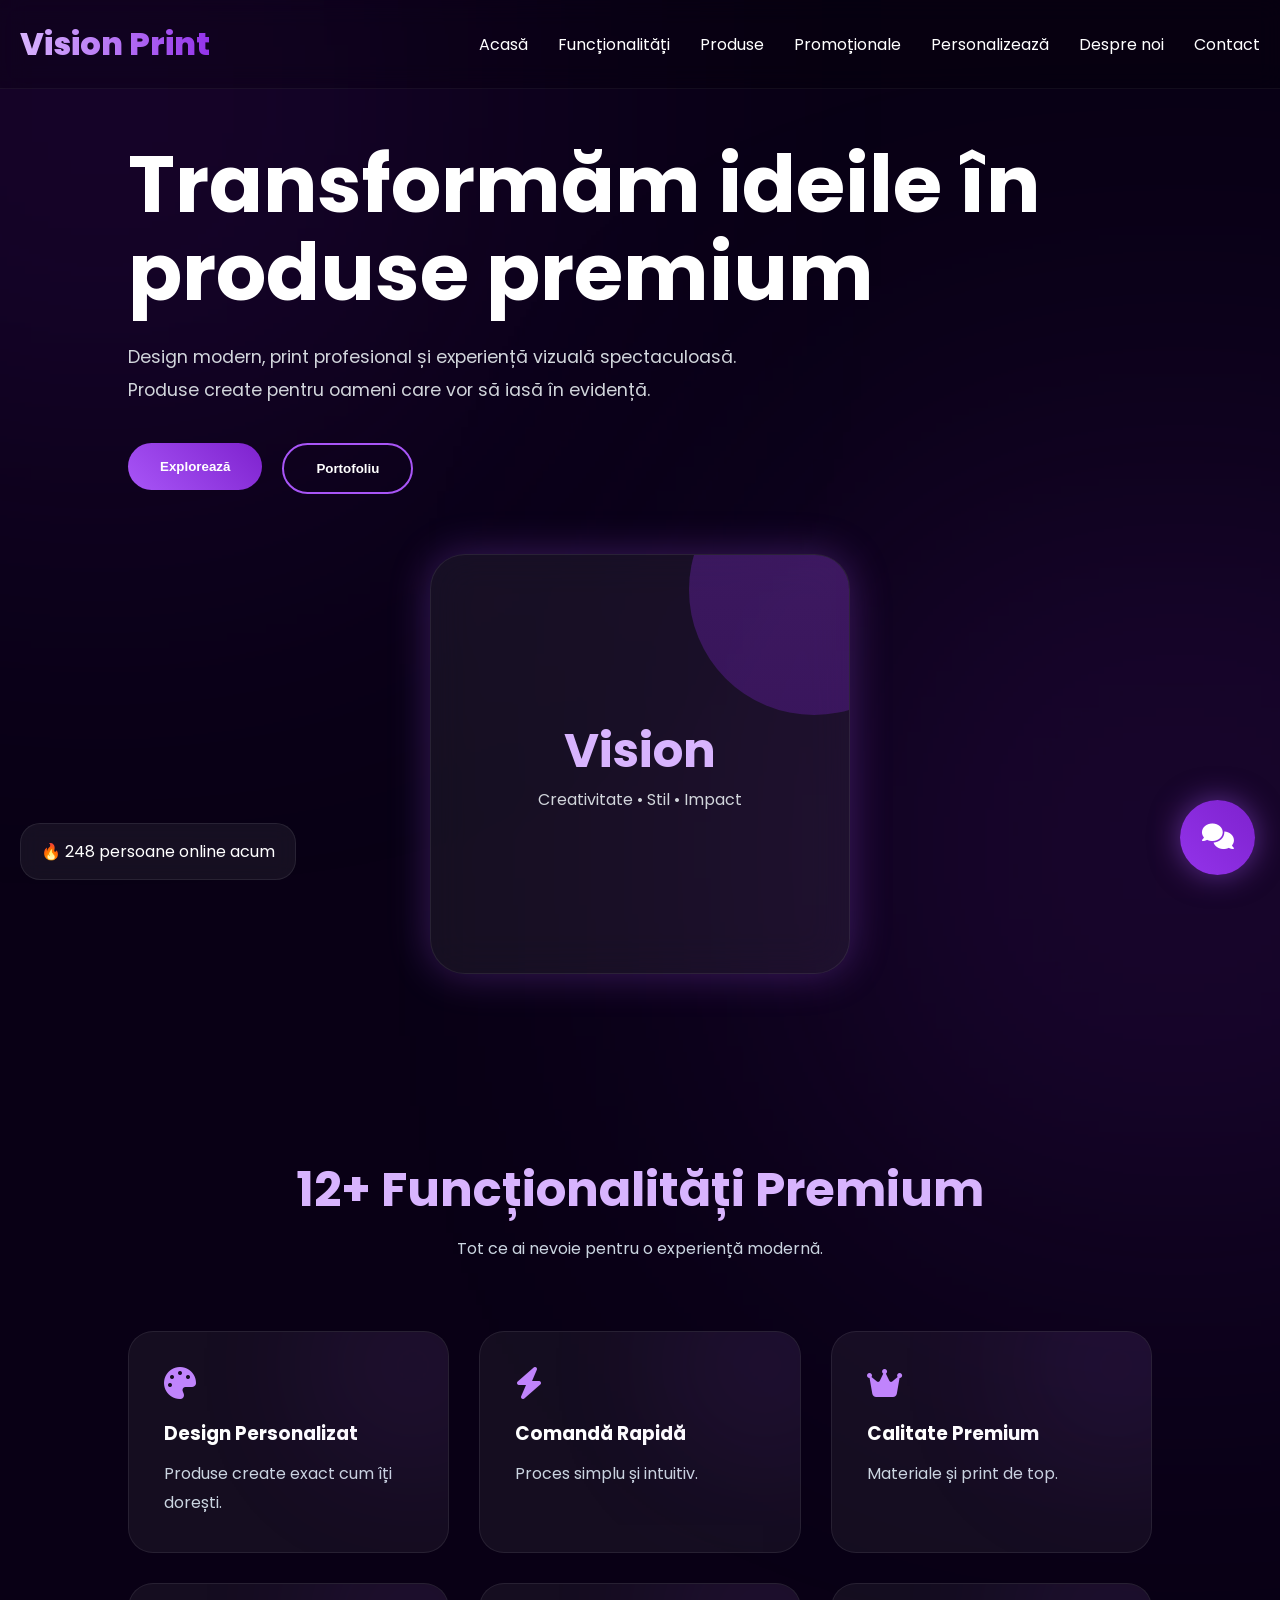
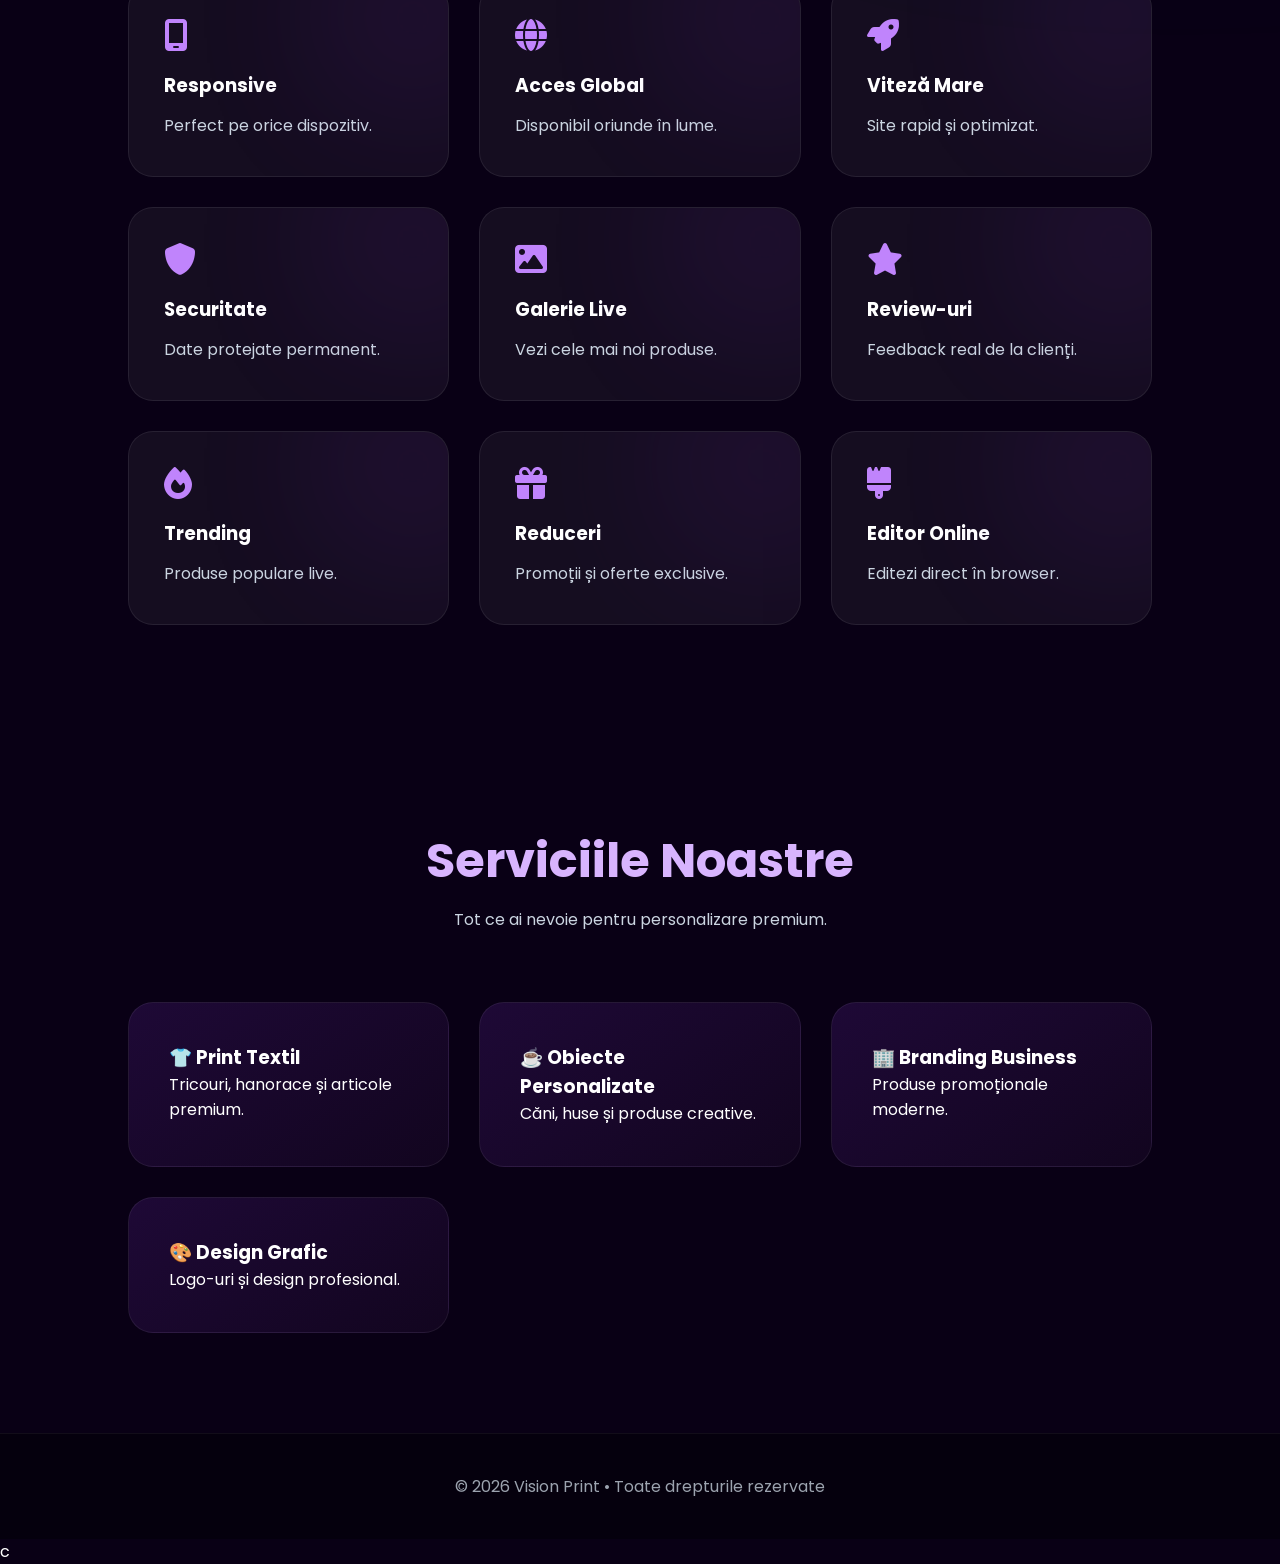
<file: index.html>
<!DOCTYPE html>
<html lang="ro">
<head>
<meta charset="UTF-8">
<meta name="viewport" content="width=device-width, initial-scale=1.0">

<title>Vision Print</title>

<link href="https://fonts.googleapis.com/css2?family=Poppins:wght@300;400;500;600;700;800&display=swap" rel="stylesheet">

<link rel="stylesheet" href="https://cdnjs.cloudflare.com/ajax/libs/font-awesome/6.5.1/css/all.min.css">

<style>

*{
    margin:0;
    padding:0;
    box-sizing:border-box;
    scroll-behavior:smooth;
}

body{
    font-family:'Poppins',sans-serif;
    background:#090015;
    color:white;
    overflow-x:hidden;
}

/* BACKGROUND */

body::before{
    content:'';
    position:fixed;
    width:600px;
    height:600px;
    background:#7e22ce;
    filter:blur(220px);
    top:-200px;
    left:-200px;
    opacity:.2;
    z-index:-1;
}

body::after{
    content:'';
    position:fixed;
    width:600px;
    height:600px;
    background:#9333ea;
    filter:blur(220px);
    bottom:-250px;
    right:-200px;
    opacity:.2;
    z-index:-1;
}

/* SCROLLBAR */

::-webkit-scrollbar{
    width:10px;
}

::-webkit-scrollbar-thumb{
    background:linear-gradient(#9333ea,#7e22ce);
    border-radius:20px;
}

/* NAVBAR */

header{
    position:fixed;
    top:0;
    width:100%;
    z-index:1000;
    background:rgba(0,0,0,.2);
    backdrop-filter:blur(12px);
    border-bottom:1px solid rgba(255,255,255,.05);
}

.navbar{
    max-width:1400px;
    margin:auto;
    padding:20px;
    display:flex;
    justify-content:space-between;
    align-items:center;
}

.logo{
    font-size:2rem;
    font-weight:800;
    background:linear-gradient(to right,#d8b4fe,#9333ea);
    -webkit-background-clip:text;
    -webkit-text-fill-color:transparent;
    background-clip: text;
}

.nav-links{
    display:flex;
    list-style:none;
    gap:30px;
}

.nav-links a{
    color:white;
    text-decoration:none;
    position:relative;
    transition:.3s;
}

.nav-links a::after{
    content:'';
    position:absolute;
    width:0%;
    height:2px;
    background:#c084fc;
    left:0;
    bottom:-6px;
    transition:.3s;
}

.nav-links a:hover::after{
    width:100%;
}

.nav-btn{
    padding:12px 24px;
    border:none;
    border-radius:40px;
    background:linear-gradient(45deg,#9333ea,#7e22ce);
    color:white;
    cursor:pointer;
    transition:.4s;
    font-weight:600;
}

.nav-btn:hover{
    transform:translateY(-4px);
}

/* HERO */

.hero{
    min-height:100vh;
    display:flex;
    align-items:center;
    justify-content:space-between;
    gap:60px;
    padding:140px 10% 80px;
    flex-wrap:wrap;
}

.hero-left{
    flex:1;
}

.hero-left h1{
    font-size:5rem;
    line-height:1.1;
    margin-bottom:25px;
}

.hero-left p{
    color:#d1d5db;
    font-size:1.1rem;
    line-height:1.9;
    margin-bottom:35px;
    max-width:650px;
}

.hero-buttons{
    display:flex;
    gap:20px;
    flex-wrap:wrap;
}

.primary-btn,
.secondary-btn{
    padding:16px 32px;
    border:none;
    border-radius:40px;
    cursor:pointer;
    font-weight:600;
    transition:.4s;
}

.primary-btn{
    background:linear-gradient(45deg,#a855f7,#7e22ce);
    color:white;
}

.secondary-btn{
    background:transparent;
    border:2px solid #a855f7;
    color:white;
}

.primary-btn:hover,
.secondary-btn:hover{
    transform:translateY(-5px);
}

/* HERO CARD */

.hero-right{
    flex:1;
    display:flex;
    justify-content:center;
}

.glass-card{
    width:420px;
    height:420px;
    background:rgba(255,255,255,.06);
    border-radius:35px;
    border:1px solid rgba(255,255,255,.08);
    backdrop-filter:blur(20px);
    display:flex;
    justify-content:center;
    align-items:center;
    flex-direction:column;
    position:relative;
    overflow:hidden;
    animation:float 4s ease-in-out infinite;
    box-shadow:0 0 40px rgba(168,85,247,.3);
}

.glass-card::before{
    content:'';
    position:absolute;
    width:250px;
    height:250px;
    background:linear-gradient(#9333ea,#7e22ce);
    border-radius:50%;
    top:-90px;
    right:-90px;
    opacity:.3;
}

.glass-card h2{
    font-size:3rem;
    color:#d8b4fe;
    z-index:2;
}

.glass-card p{
    z-index:2;
    color:#d1d5db;
}

@keyframes float{
    0%{transform:translateY(0);}
    50%{transform:translateY(-15px);}
    100%{transform:translateY(0);}
}

/* SECTION */

section{
    padding:100px 10%;
}

.section-title{
    text-align:center;
    margin-bottom:70px;
}

.section-title h2{
    font-size:3rem;
    color:#d8b4fe;
    margin-bottom:10px;
}

.section-title p{
    color:#cbd5e1;
}

/* FEATURES */

.feature-grid{
    display:grid;
    grid-template-columns:repeat(auto-fit,minmax(250px,1fr));
    gap:30px;
}

.feature-card{
    background:rgba(255,255,255,.05);
    padding:35px;
    border-radius:25px;
    border:1px solid rgba(255,255,255,.08);
    transition:.4s;
    position:relative;
    overflow:hidden;
}

.feature-card::before{
    content:'';
    position:absolute;
    width:150px;
    height:150px;
    background:linear-gradient(#9333ea,#7e22ce);
    filter:blur(80px);
    top:-40px;
    right:-40px;
    opacity:.15;
}

.feature-card:hover{
    transform:translateY(-10px);
    box-shadow:0 0 25px rgba(168,85,247,.4);
}

.feature-card i{
    font-size:2rem;
    color:#c084fc;
    margin-bottom:20px;
}

.feature-card h3{
    margin-bottom:12px;
}

.feature-card p{
    color:#cbd5e1;
    line-height:1.8;
}

/* SERVICES */

.services-container{
    display:grid;
    grid-template-columns:repeat(auto-fit,minmax(260px,1fr));
    gap:30px;
}

.service-box{
    background:linear-gradient(145deg,#1e0936,#12051f);
    padding:40px;
    border-radius:25px;
    transition:.4s;
    border:1px solid rgba(255,255,255,.07);
}

.service-box:hover{
    transform:scale(1.05);
}


/* TESTIMONIALS */

.testimonials{
    display:grid;
    grid-template-columns:repeat(auto-fit,minmax(300px,1fr));
    gap:30px;
}

.testimonial{
    background:rgba(255,255,255,.05);
    border-radius:25px;
    padding:30px;
    border:1px solid rgba(255,255,255,.08);
}

.testimonial img{
    width:70px;
    height:70px;
    border-radius:50%;
    margin-bottom:15px;
}

/* CONTACT */

.contact-form{
    max-width:700px;
    margin:auto;
    display:flex;
    flex-direction:column;
    gap:20px;
}

.contact-form input,
.contact-form textarea{
    padding:18px;
    border:none;
    border-radius:18px;
    background:#140021;
    color:white;
    border:1px solid rgba(255,255,255,.08);
}

.contact-form textarea{
    height:180px;
}

.contact-form button{
    padding:18px;
    border:none;
    border-radius:18px;
    background:linear-gradient(45deg,#9333ea,#7e22ce);
    color:white;
    cursor:pointer;
    font-weight:600;
}

/* FOOTER */

footer{
    padding:40px;
    text-align:center;
    background:#05000d;
    color:#9ca3af;
    border-top:1px solid rgba(255,255,255,.05);
}

/* CHAT */

.chat-btn{
    position:fixed;
    bottom:25px;
    right:25px;
    width:75px;
    height:75px;
    border:none;
    border-radius:50%;
    background:linear-gradient(45deg,#9333ea,#7e22ce);
    color:white;
    font-size:1.6rem;
    cursor:pointer;
    z-index:999;
    box-shadow:0 0 30px rgba(168,85,247,.5);
    animation:pulse 2s infinite;
}

@keyframes pulse{
    0%{transform:scale(1);}
    50%{transform:scale(1.08);}
    100%{transform:scale(1);}
}

.chat-window{
    position:fixed;
    bottom:120px;
    right:25px;
    width:350px;
    background:#140021;
    border-radius:25px;
    overflow:hidden;
    border:1px solid rgba(255,255,255,.08);
    display:none;
    z-index:999;
    animation:show .3s ease;
}

@keyframes show{
    from{
        transform:translateY(20px);
        opacity:0;
    }
    to{
        transform:translateY(0);
        opacity:1;
    }
}

.chat-header{
    background:linear-gradient(45deg,#9333ea,#7e22ce);
    padding:20px;
    font-weight:600;
}

.chat-body{
    padding:20px;
    max-height:300px;
    overflow-y:auto;
}

.message{
    background:rgba(255,255,255,.06);
    padding:12px 15px;
    border-radius:15px;
    margin-bottom:12px;
    line-height:1.6;
}

.chat-input{
    display:flex;
    border-top:1px solid rgba(255,255,255,.05);
}

.chat-input input{
    flex:1;
    padding:15px;
    border:none;
    background:#1b002c;
    color:white;
}

.chat-input button{
    width:70px;
    border:none;
    background:#9333ea;
    color:white;
    cursor:pointer;
}

/* LIVE BADGE */

.live-badge{
    position:fixed;
    left:20px;
    bottom:20px;
    background:rgba(255,255,255,.06);
    padding:15px 20px;
    border-radius:20px;
    border:1px solid rgba(255,255,255,.08);
    backdrop-filter:blur(10px);
    z-index:999;
}

/* RESPONSIVE */

@media(max-width:900px){

    .hero{
        flex-direction:column;
        text-align:center;
    }

    .hero-left h1{
        font-size:3.2rem;
    }

    .hero-buttons{
        justify-content:center;
    }

    .nav-links{
        display:none;
    }

    .glass-card{
        width:320px;
        height:320px;
    }

}

</style>
</head>

<body>

<!-- LIVE BADGE -->

<div class="live-badge">
🔥 248 persoane online acum
</div>

<!-- NAVBAR -->

<header>

<nav class="navbar">

<div class="logo">
Vision Print
</div>

<ul class="nav-links">
<li><a href="#home">Acasă</a></li>
<li><a href="#features">Funcționalități</a></li>
<li><a href="produse.html">Produse</a></li>
<li><a href="promotionale.html">Promoționale</a></li>
<li><a href="custom.html">Personalizează</a></li>
<li><a href="desprenoi.html">Despre noi</a></li>
<li><a href="contact.html">Contact</a></li>
</ul>



</nav>

</header>

<!-- HERO -->

<section class="hero" id="home">

<div class="hero-left">

<h1>
Transformăm ideile în produse premium
</h1>

<p>
Design modern, print profesional și experiență vizuală spectaculoasă.
Produse create pentru oameni care vor să iasă în evidență.
</p>

<div class="hero-buttons">

<a href="explore.html">
  <button class="primary-btn">
    Explorează
  </button>
</a>

<a href="portofolio.html">
<button class="secondary-btn">
Portofoliu
</button>
</a>

</div>

</div>

<div class="hero-right">

<div class="glass-card">

<h2>Vision</h2>

<p>Creativitate • Stil • Impact</p>

</div>

</div>

</section>

<!-- FEATURES -->

<section id="features">

<div class="section-title">

<h2>12+ Funcționalități Premium</h2>

<p>
Tot ce ai nevoie pentru o experiență modernă.
</p>

</div>

<div class="feature-grid">

<div class="feature-card">
<i class="fas fa-palette"></i>
<h3>Design Personalizat</h3>
<p>Produse create exact cum îți dorești.</p>
</div>

<div class="feature-card">
<i class="fas fa-bolt"></i>
<h3>Comandă Rapidă</h3>
<p>Proces simplu și intuitiv.</p>
</div>

<div class="feature-card">
<i class="fas fa-crown"></i>
<h3>Calitate Premium</h3>
<p>Materiale și print de top.</p>
</div>

<div class="feature-card">
<i class="fas fa-mobile-screen"></i>
<h3>Responsive</h3>
<p>Perfect pe orice dispozitiv.</p>
</div>

<div class="feature-card">
<i class="fas fa-globe"></i>
<h3>Acces Global</h3>
<p>Disponibil oriunde în lume.</p>
</div>

<div class="feature-card">
<i class="fas fa-rocket"></i>
<h3>Viteză Mare</h3>
<p>Site rapid și optimizat.</p>
</div>

<div class="feature-card">
<i class="fas fa-shield"></i>
<h3>Securitate</h3>
<p>Date protejate permanent.</p>
</div>

<div class="feature-card">
<i class="fas fa-image"></i>
<h3>Galerie Live</h3>
<p>Vezi cele mai noi produse.</p>
</div>

<div class="feature-card">
<i class="fas fa-star"></i>
<h3>Review-uri</h3>
<p>Feedback real de la clienți.</p>
</div>

<div class="feature-card">
<i class="fas fa-fire"></i>
<h3>Trending</h3>
<p>Produse populare live.</p>
</div>

<div class="feature-card">
<i class="fas fa-gift"></i>
<h3>Reduceri</h3>
<p>Promoții și oferte exclusive.</p>
</div>

<div class="feature-card">
<i class="fas fa-brush"></i>
<h3>Editor Online</h3>
<p>Editezi direct în browser.</p>
</div>


</div>

</section>

<!-- SERVICES -->

<section id="services">

<div class="section-title">

<h2>Serviciile Noastre</h2>

<p>
Tot ce ai nevoie pentru personalizare premium.
</p>

</div>

<div class="services-container">

<div class="service-box">
<h3>👕 Print Textil</h3>
<p>Tricouri, hanorace și articole premium.</p>
</div>

<div class="service-box">
<h3>☕ Obiecte Personalizate</h3>
<p>Căni, huse și produse creative.</p>
</div>

<div class="service-box">
<h3>🏢 Branding Business</h3>
<p>Produse promoționale moderne.</p>
</div>

<div class="service-box">
<h3>🎨 Design Grafic</h3>
<p>Logo-uri și design profesional.</p>
</div>

</div>

</section>



<!-- FOOTER -->

<footer>

<p>
© 2026 Vision Print • Toate drepturile rezervate
</p>

</footer>

<!-- CHAT -->

<button class="chat-btn" onclick="toggleChat()">
<i class="fas fa-comments"></i>
</button>

<div class="chat-window" id="chatWindow">

<div class="chat-header">
Vision Assistant ✨
</div>

<div class="chat-body" id="chatBody">

<div class="message">
Salut 👋 Cu ce te pot ajuta astăzi?
</div>

</div>

<div class="chat-input">

<input type="text" id="userInput" placeholder="Scrie un mesaj...">

<button onclick="sendMessage()">
<i class="fas fa-paper-plane"></i>
</button>

</div>

</div>
c

</body>
</html>
</file>
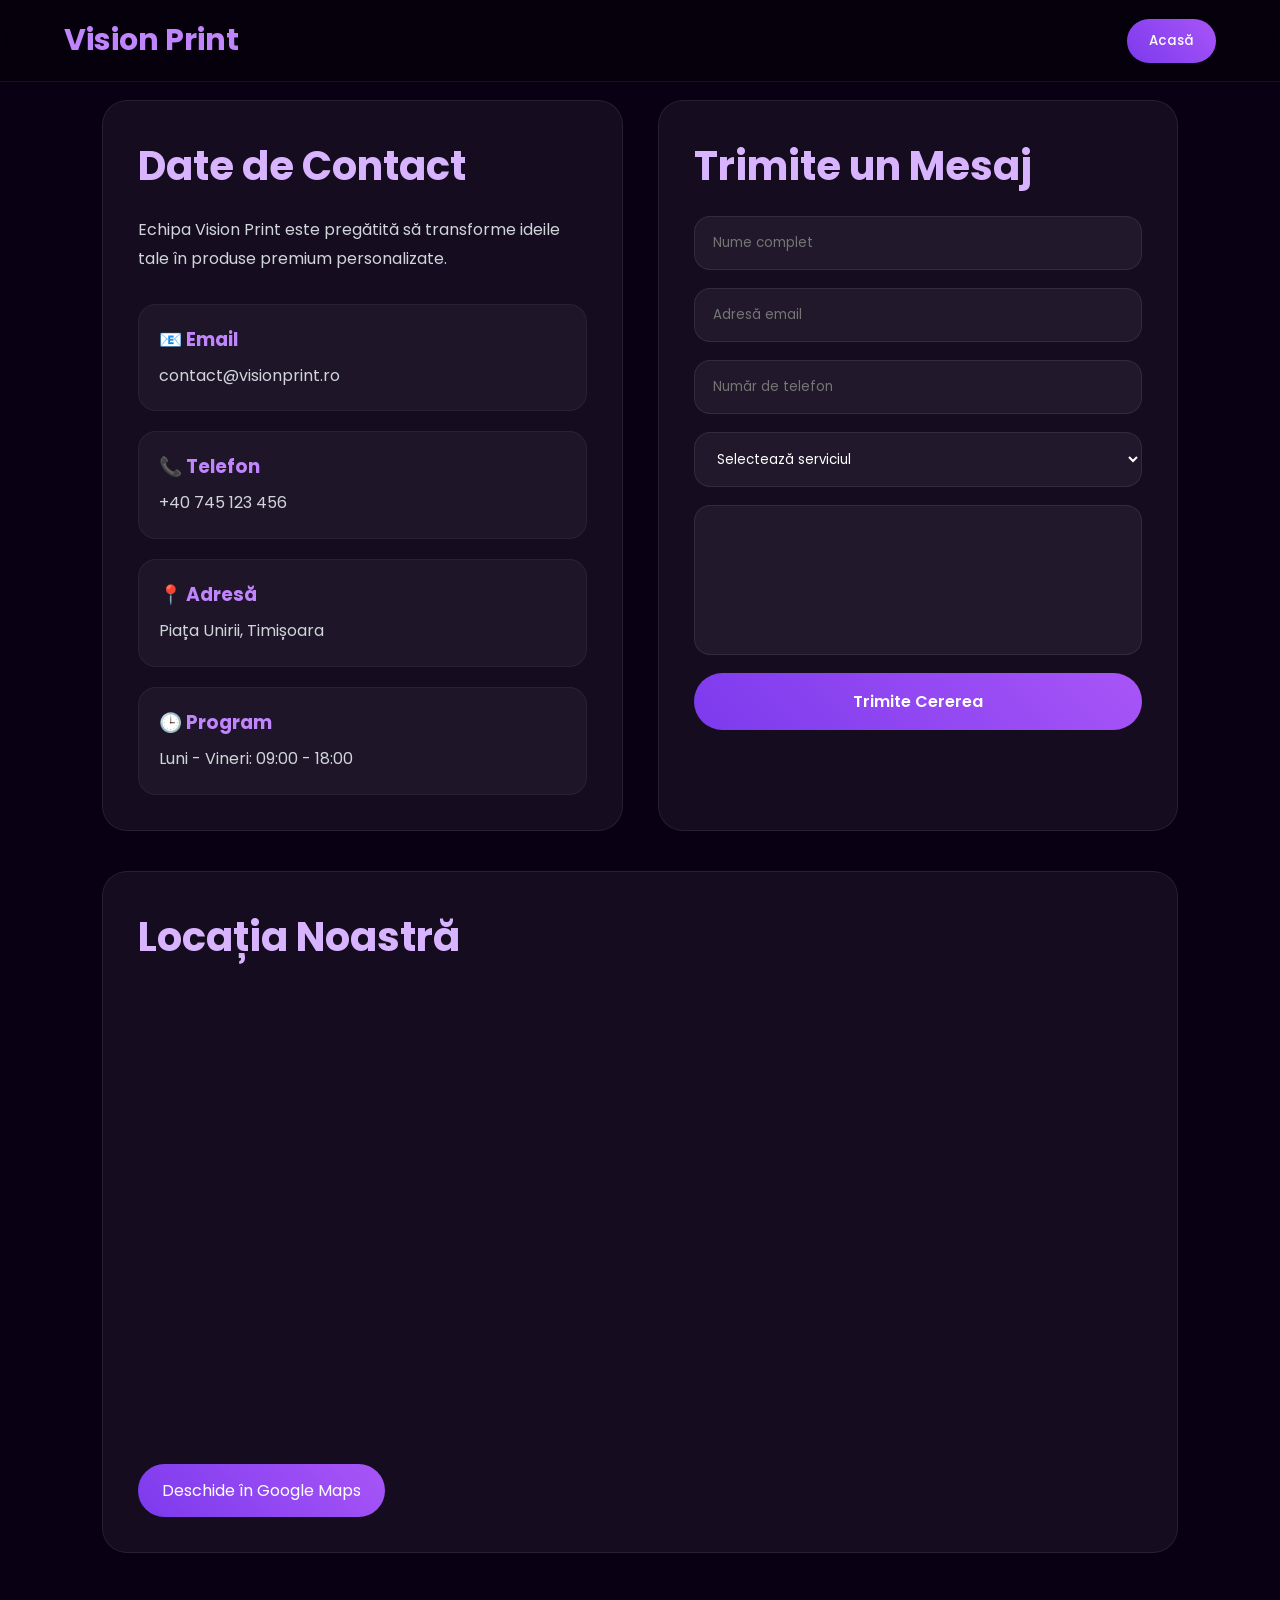
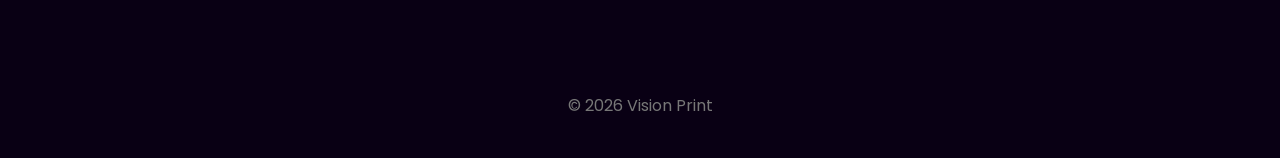
<file: contact.html>
<!DOCTYPE html>
<html lang="ro">
<head>
<meta charset="UTF-8">
<meta name="viewport" content="width=device-width, initial-scale=1.0">

<title>Vision Print | Contact</title>

<link href="https://fonts.googleapis.com/css2?family=Poppins:wght@300;400;500;600;700&display=swap" rel="stylesheet">

<style>

*{
    margin:0;
    padding:0;
    box-sizing:border-box;
    font-family:'Poppins',sans-serif;
}

html{
    scroll-behavior:smooth;
}

body{
    background:#090014;
    color:white;
    overflow-x:hidden;
}

/* NAVBAR */

header{
    position:fixed;
    top:0;
    left:0;
    width:100%;
    z-index:1000;

    background:rgba(0,0,0,0.4);
    backdrop-filter:blur(12px);

    border-bottom:1px solid rgba(255,255,255,0.08);
}

nav{
    width:90%;
    margin:auto;

    display:flex;
    justify-content:space-between;
    align-items:center;

    padding:18px 0;
}

.logo{
    font-size:30px;
    font-weight:700;
    color:#c084fc;
}

.nav-btn{
    background:linear-gradient(45deg,#7c3aed,#a855f7);
    border:none;
    color:white;
    padding:12px 22px;
    border-radius:30px;
    cursor:pointer;
    transition:0.3s;
    font-weight:500;
}

.nav-btn:hover{
    transform:translateY(-3px);
    box-shadow:0 0 20px rgba(168,85,247,0.45);
}

/* HERO */

.hero{
    min-height:70vh;

    display:flex;
    justify-content:center;
    align-items:center;

    text-align:center;

    padding:40px;

    background:
    linear-gradient(rgba(0,0,0,0.75),rgba(0,0,0,0.8)),
    url('https://images.unsplash.com/photo-1520607162513-77705c0f0d4a?q=80&w=1600&auto=format&fit=crop');

    background-size:cover;
    background-position:center;
}

.hero-content{
    max-width:850px;
}

.hero h1{
    font-size:72px;
    margin-bottom:20px;
}

.hero p{
    color:#d1d5db;
    font-size:20px;
    line-height:1.8;
}

/* CONTACT */

.section{
    padding:100px 8%;
}

.contact-wrapper{
    display:grid;
    grid-template-columns:1fr 1fr;
    gap:35px;
}

.contact-card,
.form-card,
.map-card{
    background:rgba(255,255,255,0.05);

    border:1px solid rgba(255,255,255,0.08);

    border-radius:25px;

    padding:35px;

    backdrop-filter:blur(12px);

    transition:0.3s;
}

.contact-card:hover,
.form-card:hover,
.map-card:hover{
    transform:translateY(-5px);
    box-shadow:0 0 35px rgba(168,85,247,0.22);
}

.section-title{
    font-size:40px;
    color:#d8b4fe;
    margin-bottom:20px;
}

.contact-card p{
    color:#d1d5db;
    line-height:1.8;
}

.contact-info{
    display:flex;
    flex-direction:column;
    gap:20px;
    margin-top:30px;
}

.info-box{
    background:rgba(255,255,255,0.04);
    border:1px solid rgba(255,255,255,0.05);
    padding:20px;
    border-radius:18px;
}

.info-box h3{
    color:#c084fc;
    margin-bottom:8px;
}

.info-box p{
    color:#d1d5db;
}

/* FORM */

.contact-form{
    display:flex;
    flex-direction:column;
    gap:18px;
}

.contact-form input,
.contact-form textarea,
.contact-form select{
    width:100%;

    padding:16px 18px;

    border-radius:16px;

    border:1px solid rgba(255,255,255,0.08);

    background:rgba(255,255,255,0.05);

    color:white;

    outline:none;

    transition:0.3s;
}

.contact-form input:focus,
.contact-form textarea:focus,
.contact-form select:focus{
    border-color:#a855f7;
    box-shadow:0 0 15px rgba(168,85,247,0.25);
}

.contact-form textarea{
    min-height:150px;
    resize:none;
}

.contact-form button{
    background:linear-gradient(45deg,#7c3aed,#a855f7);

    border:none;

    color:white;

    padding:16px;

    border-radius:35px;

    cursor:pointer;

    font-size:16px;
    font-weight:600;

    transition:0.3s;
}

.contact-form button:hover{
    transform:translateY(-3px);
    box-shadow:0 0 25px rgba(168,85,247,0.45);
}

/* MAP */

.map-section{
    margin-top:40px;
}

.map-card iframe{
    width:100%;
    height:450px;
    border:none;
    border-radius:20px;
}

.map-btn{
    display:inline-block;

    margin-top:20px;

    text-decoration:none;

    background:linear-gradient(45deg,#7c3aed,#a855f7);

    color:white;

    padding:14px 24px;

    border-radius:30px;

    transition:0.3s;
}

.map-btn:hover{
    transform:translateY(-3px);
}

/* SUCCESS POPUP */

.success-popup{
    position:fixed;

    top:50%;
    left:50%;

    transform:translate(-50%,-50%) scale(0.7);

    width:90%;
    max-width:420px;

    background:rgba(15,15,30,0.96);

    border:1px solid rgba(255,255,255,0.08);

    border-radius:30px;

    padding:40px 30px;

    text-align:center;

    backdrop-filter:blur(14px);

    z-index:5000;

    opacity:0;
    visibility:hidden;

    transition:0.4s;
}

.success-popup.active{
    opacity:1;
    visibility:visible;
    transform:translate(-50%,-50%) scale(1);
}

.success-icon{
    width:90px;
    height:90px;

    margin:auto;
    margin-bottom:20px;

    border-radius:50%;

    display:flex;
    justify-content:center;
    align-items:center;

    background:linear-gradient(45deg,#7c3aed,#a855f7);

    font-size:42px;

    box-shadow:0 0 35px rgba(168,85,247,0.5);

    animation:pulse 1.5s infinite;
}

.success-popup h2{
    color:#d8b4fe;
    margin-bottom:15px;
    font-size:32px;
}

.success-popup p{
    color:#d1d5db;
    line-height:1.7;
}

.popup-close{
    margin-top:25px;

    background:linear-gradient(45deg,#7c3aed,#a855f7);

    border:none;

    color:white;

    padding:14px 24px;

    border-radius:30px;

    cursor:pointer;

    font-weight:600;

    transition:0.3s;
}

.popup-close:hover{
    transform:translateY(-3px);
}

@keyframes pulse{

    0%{
        box-shadow:0 0 0 rgba(168,85,247,0.5);
    }

    50%{
        box-shadow:0 0 35px rgba(168,85,247,0.9);
    }

    100%{
        box-shadow:0 0 0 rgba(168,85,247,0.5);
    }

}

/* FOOTER */

footer{
    text-align:center;
    padding:40px;
    color:#777;
}

/* RESPONSIVE */

@media(max-width:950px){

    .contact-wrapper{
        grid-template-columns:1fr;
    }

    .hero h1{
        font-size:48px;
    }

}

@media(max-width:600px){

    nav{
        flex-direction:column;
        gap:15px;
    }

    .hero h1{
        font-size:38px;
    }

    .section-title{
        font-size:32px;
    }

}

</style>
</head>

<body>

<header>

    <nav>

        <div class="logo">
            Vision Print
        </div>

        <a href="index.html">
            <button class="nav-btn">
                Acasă
            </button>
        </a>

    </nav>

</header>


<!-- CONTACT -->

<section class="section" id="contact">

    <div class="contact-wrapper">

        <!-- INFO -->

        <div class="contact-card">

            <h2 class="section-title">
                Date de Contact
            </h2>

            <p>
                Echipa Vision Print este pregătită să transforme
                ideile tale în produse premium personalizate.
            </p>

            <div class="contact-info">

                <div class="info-box">
                    <h3>📧 Email</h3>
                    <p>contact@visionprint.ro</p>
                </div>

                <div class="info-box">
                    <h3>📞 Telefon</h3>
                    <p>+40 745 123 456</p>
                </div>

                <div class="info-box">
                    <h3>📍 Adresă</h3>
                    <p>Piața Unirii, Timișoara</p>
                </div>

                <div class="info-box">
                    <h3>🕒 Program</h3>
                    <p>
                        Luni - Vineri: 09:00 - 18:00
                    </p>
                </div>

            </div>

        </div>

        <!-- FORM -->

        <div class="form-card">

            <h2 class="section-title">
                Trimite un Mesaj
            </h2>

            <form class="contact-form">

                <input type="text"
                placeholder="Nume complet"
                required>

                <input type="email"
                placeholder="Adresă email"
                required>

                <input type="tel"
                placeholder="Număr de telefon"
                required>

                <select required>

                    <option value="">
                        Selectează serviciul
                    </option>

                    <option>
                        Print Textil Premium
                    </option>

                    <option>
                        Branding pentru Afaceri
                    </option>

                    <option>
                        Obiecte Personalizate
                    </option>

                    <option>
                        Design Grafic
                    </option>

                </select>

                <textarea
                placeholder="Spune-ne mai multe despre proiectul tău...">
                </textarea>

                <button type="submit">
                    Trimite Cererea
                </button>

            </form>

        </div>

    </div>

    <!-- MAP -->

    <div class="map-section">

        <div class="map-card">

            <h2 class="section-title">
                Locația Noastră
            </h2>

            <iframe src="https://www.google.com/maps/embed?pb=!1m18!1m12!1m3!1d2783.683177562078!2d21.22634367632327!3d45.7574971710802!2m3!1f0!2f0!3f0!3m2!1i1024!2i768!4f13.1!3m3!1m2!1s0x47456781b7c76ba9%3A0xdf9cdca30597d91!2zUGlhyJthIFVuaXJpaSwgVGltaciZb2FyYQ!5e0!3m2!1sen!2sro!4v1779522939199!5m2!1sen!2sro"
            allowfullscreen=""
            loading="lazy">
            </iframe>

            <a class="map-btn"
            href="https://maps.app.goo.gl/QDWak2D1L675g6wS9"
            target="_blank">

                Deschide în Google Maps

            </a>

        </div>

    </div>

</section>

<!-- SUCCESS POPUP -->

<div class="success-popup" id="successPopup">

    <div class="success-icon">
        ✓
    </div>

    <h2>
        Cerere Trimisă!
    </h2>

    <p>
        Mulțumim pentru mesaj! Echipa Vision Print
        te va contacta cât mai rapid posibil.
    </p>

    <button class="popup-close"
    onclick="closePopup()">

        Super!

    </button>

</div>

<footer>
    © 2026 Vision Print
</footer>

<script>

/* FORM EFFECT */

const form =
document.querySelector('.contact-form');

form.addEventListener('submit',function(e){

    e.preventDefault();

    const button =
    form.querySelector('button');

    button.innerHTML =
    'Se trimite...';

    button.style.opacity = '0.8';

    setTimeout(() => {

        button.innerHTML =
        '✓ Trimis';

        button.style.background =
        'linear-gradient(45deg,#22c55e,#16a34a)';

        document
        .getElementById('successPopup')
        .classList.add('active');

        form.reset();

    },1400);

});

/* CLOSE POPUP */

function closePopup(){

    document
    .getElementById('successPopup')
    .classList.remove('active');

    const button =
    form.querySelector('button');

    button.innerHTML =
    'Trimite Cererea';

    button.style.background =
    'linear-gradient(45deg,#7c3aed,#a855f7)';

}

</script>

</body>
</html>
</file>
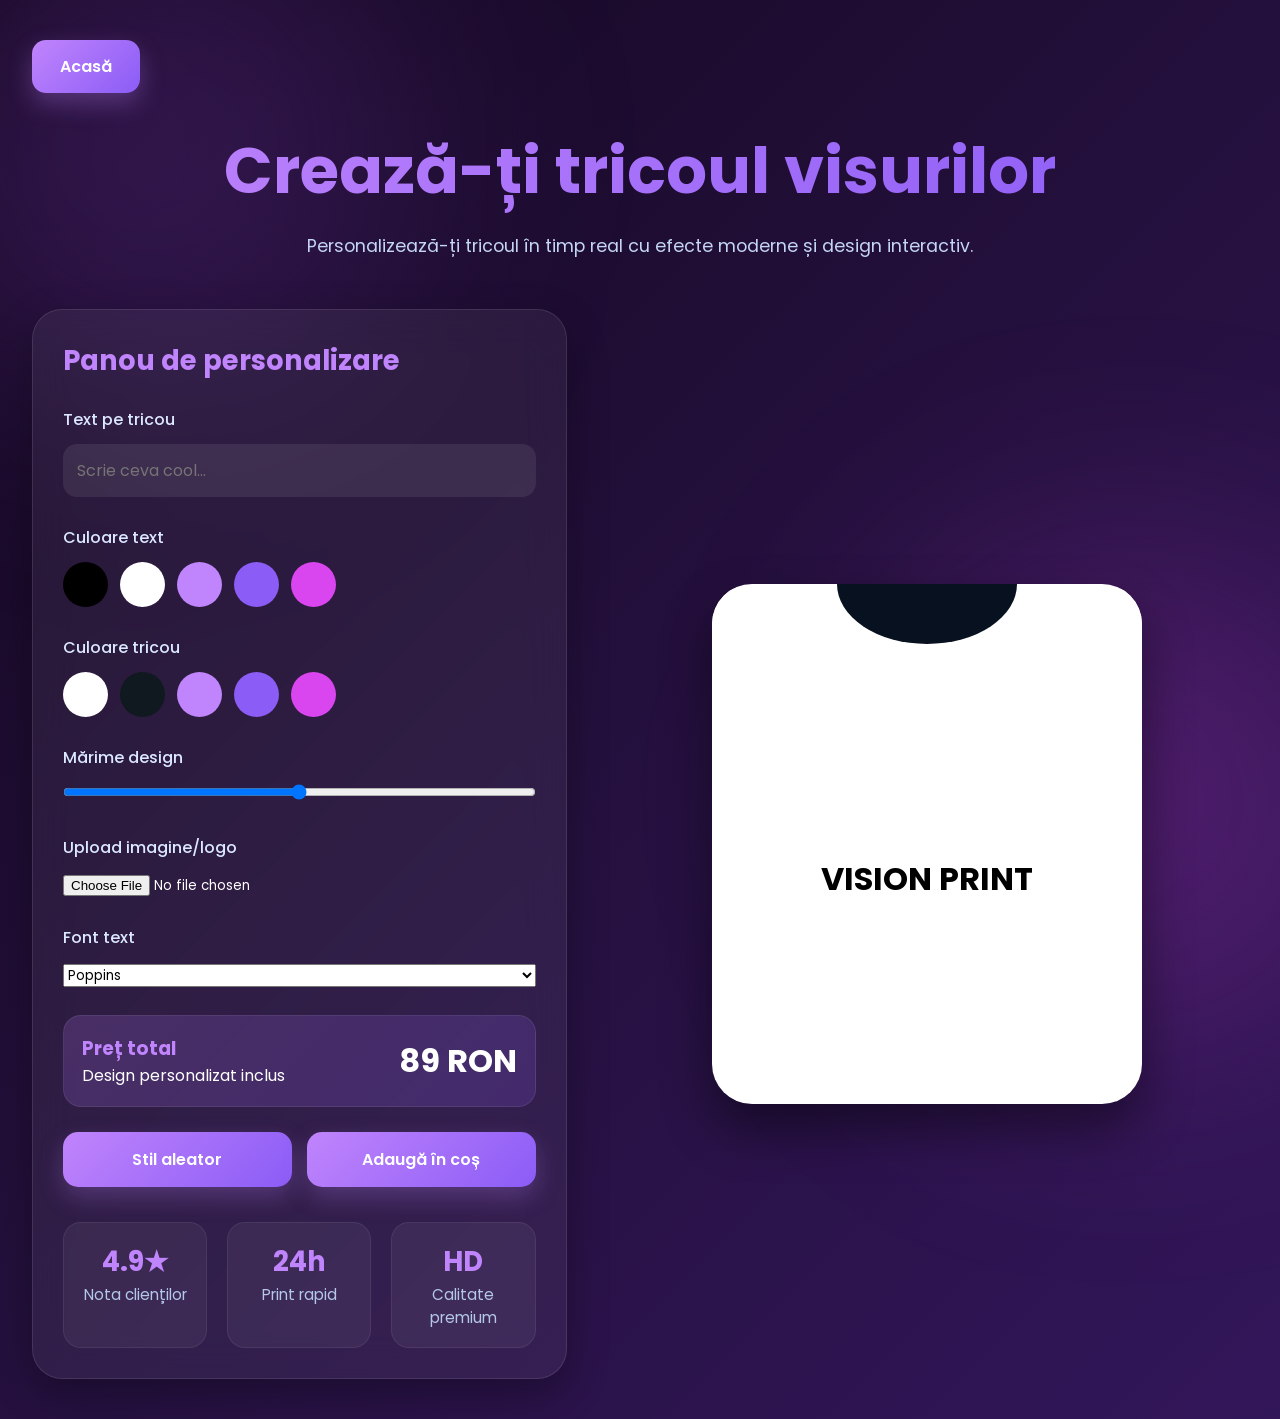
<file: custom.html>
<!DOCTYPE html>
<html lang="ro">
<head>
  <meta charset="UTF-8" />
  <meta name="viewport" content="width=device-width, initial-scale=1.0" />
  <title>Vision Print - Customizează Tricoul</title>
  <link rel="preconnect" href="https://fonts.googleapis.com">
  <link rel="preconnect" href="https://fonts.gstatic.com" crossorigin>
  <link href="https://fonts.googleapis.com/css2?family=Poppins:wght@300;400;500;600;700&display=swap" rel="stylesheet">

  <style>
    * {
      margin: 0;
      padding: 0;
      box-sizing: border-box;
      font-family: 'Poppins', sans-serif;
    }

    body {
      min-height: 100vh;
      background: linear-gradient(135deg, #14071f, #24103d, #32165a);
      color: white;
      overflow-x: hidden;
    }

    .background-glow {
      position: fixed;
      width: 500px;
      height: 500px;
      border-radius: 50%;
      background: rgba(168, 85, 247, 0.18);
      filter: blur(120px);
      z-index: -1;
      animation: floatGlow 8s ease-in-out infinite alternate;
    }

    .glow1 {
      top: -100px;
      left: -100px;
    }

    .glow2 {
      bottom: -150px;
      right: -100px;
      background: rgba(217, 70, 239, 0.2);
    }

    @keyframes floatGlow {
      from {
        transform: translateY(0px) translateX(0px);
      }
      to {
        transform: translateY(30px) translateX(20px);
      }
    }

    .container {
      width: 95%;
      max-width: 1500px;
      margin: auto;
      padding: 40px 0;
    }

    .hero {
      text-align: center;
      margin-bottom: 50px;
      animation: fadeIn 1s ease;
    }

    .hero h1 {
      font-size: 4rem;
      font-weight: 700;
      background: linear-gradient(to right, #c084fc, #8b5cf6);
      -webkit-background-clip: text;
      -webkit-text-fill-color: transparent;
        background-clip: text;
      margin-bottom: 15px;
    }

    .hero p {
      color: #c4d5f5;
      font-size: 1.1rem;
    }

    .customizer {
      display: grid;
      grid-template-columns: 1fr 1.2fr;
      gap: 40px;
      align-items: center;
    }

    .panel {
      background: rgba(255,255,255,0.06);
      border: 1px solid rgba(255,255,255,0.1);
      backdrop-filter: blur(20px);
      padding: 30px;
      border-radius: 30px;
      box-shadow: 0 15px 40px rgba(0,0,0,0.3);
      animation: slideUp 1s ease;
    }

    .panel h2 {
      margin-bottom: 25px;
      color: #c084fc;
      font-size: 1.7rem;
    }

    .option-group {
      margin-bottom: 28px;
    }

    .option-group label {
      display: block;
      margin-bottom: 12px;
      font-weight: 500;
      color: #dce8ff;
    }

    input[type="text"],
    input[type="range"],
    select {
      width: 100%;
    }

    input[type="text"] {
      padding: 14px;
      border-radius: 14px;
      border: none;
      outline: none;
      background: rgba(255,255,255,0.08);
      color: white;
      font-size: 1rem;
    }

    input[type="file"] {
      color: white;
    }

    .colors {
      display: flex;
      gap: 12px;
      flex-wrap: wrap;
    }

    .color {
      width: 45px;
      height: 45px;
      border-radius: 50%;
      cursor: pointer;
      border: 3px solid transparent;
      transition: 0.3s ease;
    }

    .color:hover {
      transform: scale(1.1);
      border-color: white;
    }

    .viewer {
      display: flex;
      justify-content: center;
      align-items: center;
      position: relative;
      min-height: 700px;
      animation: fadeIn 1.2s ease;
    }

    .shirt-container {
      position: relative;
      transition: 0.4s ease;
    }

    .shirt-container:hover {
      transform: rotate(-2deg) scale(1.02);
    }

    .shirt {
      width: 430px;
      height: 520px;
      background: #ffffff;
      border-radius: 40px;
      position: relative;
      box-shadow: 0 25px 50px rgba(0,0,0,0.45);
      transition: 0.4s ease;
      overflow: hidden;
    }

    .shirt::before {
      content: "";
      position: absolute;
      top: -60px;
      left: 50%;
      transform: translateX(-50%);
      width: 180px;
      height: 120px;
      border-radius: 50%;
      background: #07111f;
    }

    .shirt::after {
      content: "";
      position: absolute;
      top: 0;
      left: -70px;
      width: 120px;
      height: 180px;
      background: inherit;
      border-radius: 40px;
      transform: rotate(30deg);
    }

    .sleeve-right {
      position: absolute;
      top: 0;
      right: -70px;
      width: 120px;
      height: 180px;
      background: inherit;
      border-radius: 40px;
      transform: rotate(-30deg);
    }

    .design-area {
      position: absolute;
      top: 170px;
      left: 50%;
      transform: translateX(-50%);
      width: 250px;
      height: 250px;
      display: flex;
      justify-content: center;
      align-items: center;
      flex-direction: column;
      overflow: hidden;
      cursor: move;
    }

    #designImage {
      max-width: 100%;
      max-height: 100%;
      object-fit: contain;
      display: none;
      pointer-events: none;
    }

    #shirtText {
      font-size: 2rem;
      font-weight: 700;
      text-align: center;
      word-break: break-word;
      color: black;
      transition: 0.3s ease;
      text-shadow: 0 0 15px rgba(255,255,255,0.3);
    }

    .price-box {
      margin-top: 25px;
      padding: 18px;
      border-radius: 18px;
      background: linear-gradient(135deg, rgba(192,132,252,0.18), rgba(139,92,246,0.18));
      border: 1px solid rgba(255,255,255,0.08);
      display: flex;
      justify-content: space-between;
      align-items: center;
    }

    .price-box h3 {
      color: #c084fc;
    }

    .price {
      font-size: 2rem;
      font-weight: 700;
    }

    .buttons {
      display: flex;
      gap: 15px;
      margin-top: 25px;
    }

    button {
      flex: 1;
      padding: 15px;
      border: none;
      border-radius: 15px;
      background: linear-gradient(135deg, #c084fc, #8b5cf6);
      color: white;
      font-weight: 600;
      cursor: pointer;
      transition: 0.3s ease;
      font-size: 1rem;
      box-shadow: 0 10px 25px rgba(192,132,252,0.25);
    }

    button:hover {
      transform: translateY(-3px) scale(1.02);
      box-shadow: 0 15px 35px rgba(192,132,252,0.45);
    }

    .stats {
      display: grid;
      grid-template-columns: repeat(3, 1fr);
      gap: 20px;
      margin-top: 35px;
    }

    .stat {
      background: rgba(255,255,255,0.05);
      padding: 18px;
      border-radius: 18px;
      text-align: center;
      border: 1px solid rgba(255,255,255,0.07);
    }

    .stat h4 {
      font-size: 1.7rem;
      color: #c084fc;
    }

    .stat p {
      color: #b4c8ea;
      font-size: 0.95rem;
    }

    @keyframes fadeIn {
      from {
        opacity: 0;
        transform: translateY(20px);
      }
      to {
        opacity: 1;
        transform: translateY(0px);
      }
    }

    @keyframes slideUp {
      from {
        opacity: 0;
        transform: translateY(50px);
      }
      to {
        opacity: 1;
        transform: translateY(0px);
      }
    }

    @media(max-width: 1100px) {
      .customizer {
        grid-template-columns: 1fr;
      }

      .viewer {
        min-height: auto;
      }

      .hero h1 {
        font-size: 2.7rem;
      }
    }

    .overlay {
      position: fixed;
      inset: 0;
      background: rgba(7, 3, 20, 0.75);
      backdrop-filter: blur(10px);
      display: flex;
      justify-content: center;
      align-items: center;
      opacity: 0;
      pointer-events: none;
      transition: 0.4s ease;
      z-index: 9999;
    }

    .overlay.active {
      opacity: 1;
      pointer-events: all;
    }

    .popup {
      width: 90%;
      max-width: 420px;
      background: rgba(28, 14, 48, 0.95);
      border: 1px solid rgba(255,255,255,0.08);
      border-radius: 28px;
      padding: 35px;
      text-align: center;
      box-shadow: 0 25px 60px rgba(0,0,0,0.45);
      transform: scale(0.8);
      transition: 0.4s ease;
      animation: popupGlow 2s infinite alternate;
    }

    .overlay.active .popup {
      transform: scale(1);
    }

    .popup-icon {
      width: 90px;
      height: 90px;
      margin: auto;
      margin-bottom: 20px;
      border-radius: 50%;
      display: flex;
      justify-content: center;
      align-items: center;
      font-size: 2.5rem;
      background: linear-gradient(135deg,#c084fc,#8b5cf6);
      box-shadow: 0 0 30px rgba(192,132,252,0.5);
    }

    .popup h2 {
      color: #c084fc;
      margin-bottom: 10px;
      font-size: 2rem;
    }

    .popup p {
      color: #d6c8f5;
      margin-bottom: 25px;
      line-height: 1.6;
    }

    .popup button {
      width: 100%;
    }

    @keyframes popupGlow {
      from {
        box-shadow: 0 0 25px rgba(192,132,252,0.25);
      }
      to {
        box-shadow: 0 0 45px rgba(192,132,252,0.45);
      }
    }

    @media(max-width: 600px) {
      .shirt {
        width: 300px;
        height: 400px;
      }

      .design-area {
        width: 170px;
        height: 170px;
        top: 130px;
      }

      #shirtText {
        font-size: 1.4rem;
      }

      .stats {
        grid-template-columns: 1fr;
      }
    }
  </style>
</head>
<body>

  <div class="background-glow glow1"></div>
  <div class="background-glow glow2"></div>

  <div class="container">

    <div style="display:flex;justify-content:space-between;align-items:center;margin-bottom:30px;flex-wrap:wrap;gap:20px;">
      <a href="index.html" style="text-decoration:none;">
        <button style="padding:14px 28px;border:none;border-radius:14px;background:linear-gradient(135deg,#c084fc,#8b5cf6);color:white;font-weight:600;cursor:pointer;box-shadow:0 10px 25px rgba(192,132,252,0.3);transition:0.3s ease;">
          Acasă
        </button>
      </a>
    </div>

    <div class="hero">
      <h1>Crează-ți tricoul visurilor</h1>
      <p>Personalizează-ți tricoul în timp real cu efecte moderne și design interactiv.</p>
    </div>

    <div class="customizer">

      <div class="panel">
        <h2>Panou de personalizare</h2>

        <div class="option-group">
          <label>Text pe tricou</label>
          <input type="text" id="textInput" placeholder="Scrie ceva cool...">
        </div>

        <div class="option-group">
          <label>Culoare text</label>
          <div class="colors">
            <div class="color" style="background:#000000" onclick="changeTextColor('#000000')"></div>
            <div class="color" style="background:#ffffff" onclick="changeTextColor('#ffffff')"></div>
            <div class="color" style="background:#c084fc" onclick="changeTextColor('#00d9ff')"></div>
            <div class="color" style="background:#8b5cf6" onclick="changeTextColor('#7a5cff')"></div>
            <div class="color" style="background:#d946ef" onclick="changeTextColor('#ff3cac')"></div>
          </div>
        </div>

        <div class="option-group">
          <label>Culoare tricou</label>
          <div class="colors">
            <div class="color" style="background:#ffffff" onclick="changeShirtColor('#ffffff')"></div>
            <div class="color" style="background:#101820" onclick="changeShirtColor('#101820')"></div>
            <div class="color" style="background:#c084fc" onclick="changeShirtColor('#00d9ff')"></div>
            <div class="color" style="background:#8b5cf6" onclick="changeShirtColor('#7a5cff')"></div>
            <div class="color" style="background:#d946ef" onclick="changeShirtColor('#ff3cac')"></div>
          </div>
        </div>

        <div class="option-group">
          <label>Mărime design</label>
          <input type="range" min="80" max="260" value="170" id="sizeSlider">
        </div>

        <div class="option-group">
          <label>Upload imagine/logo</label>
          <input type="file" id="uploadImage" accept="image/*">
        </div>

        <div class="option-group">
          <label>Font text</label>
          <select id="fontSelector">
            <option value="Poppins">Poppins</option>
            <option value="Arial">Arial</option>
            <option value="Courier New">Courier New</option>
            <option value="Impact">Impact</option>
          </select>
        </div>

        <div class="price-box">
          <div>
            <h3>Preț total</h3>
            <p>Design personalizat inclus</p>
          </div>
          <div class="price" id="price">89 RON</div>
        </div>

        <div class="buttons">
          <button onclick="randomizeDesign()">Stil aleator</button>
          <button onclick="addToCart()">Adaugă în coș</button>
        </div>

        <div class="stats">
          <div class="stat">
            <h4>4.9★</h4>
            <p>Nota clienților</p>
          </div>

          <div class="stat">
            <h4>24h</h4>
            <p>Print rapid</p>
          </div>

          <div class="stat">
            <h4>HD</h4>
            <p>Calitate premium</p>
          </div>
        </div>
      </div>

      <div class="viewer">
        <div class="shirt-container">
          <div class="shirt" id="shirt">
            <div class="sleeve-right"></div>

            <div class="design-area" id="designArea">
              <img id="designImage">
              <div id="shirtText">VISION PRINT</div>
            </div>
          </div>
        </div>
      </div>

    </div>

  </div>

  <script>
    const textInput = document.getElementById('textInput');
    const shirtText = document.getElementById('shirtText');
    const shirt = document.getElementById('shirt');
    const sizeSlider = document.getElementById('sizeSlider');
    const designArea = document.getElementById('designArea');
    const uploadImage = document.getElementById('uploadImage');
    const designImage = document.getElementById('designImage');
    const fontSelector = document.getElementById('fontSelector');
    const price = document.getElementById('price');

    textInput.addEventListener('input', () => {
      shirtText.textContent = textInput.value || 'VISION';
    });

    function changeShirtColor(color) {
      shirt.style.background = color;
      document.querySelector('.sleeve-right').style.background = color;
    }

    function changeTextColor(color) {
      shirtText.style.color = color;
    }

    sizeSlider.addEventListener('input', () => {
      const size = sizeSlider.value;
      designArea.style.width = size + 'px';
      designArea.style.height = size + 'px';

      let calculatedPrice = 89 + Math.floor(size / 10);
      price.textContent = calculatedPrice + ' RON';
    });

    uploadImage.addEventListener('change', (e) => {
      const file = e.target.files[0];

      if(file) {
        const reader = new FileReader();

        reader.onload = function(event) {
          designImage.src = event.target.result;
          designImage.style.display = 'block';
        }

        reader.readAsDataURL(file);
      }
    });

    fontSelector.addEventListener('change', () => {
      shirtText.style.fontFamily = fontSelector.value;
    });

    function randomizeDesign() {
      const shirtColors = ['#ffffff', '#101820', '#c084fc', '#8b5cf6', '#d946ef'];
      const textColors = ['#000000', '#ffffff', '#c084fc', '#d946ef'];
      const texts = ['VISION', 'FUTURE', 'CYBER', 'PRINT', 'CREATIVE'];

      const randomShirt = shirtColors[Math.floor(Math.random() * shirtColors.length)];
      const randomText = textColors[Math.floor(Math.random() * textColors.length)];
      const randomWord = texts[Math.floor(Math.random() * texts.length)];

      changeShirtColor(randomShirt);
      changeTextColor(randomText);

      shirtText.textContent = randomWord;
      textInput.value = randomWord;

      shirt.style.transform = 'scale(1.05) rotate(2deg)';

      setTimeout(() => {
        shirt.style.transform = 'scale(1) rotate(0deg)';
      }, 400);
    }

    function addToCart() {
      document.getElementById('overlay').classList.add('active');
    }

    function closeOverlay() {
      document.getElementById('overlay').classList.remove('active');
    }

    let isDragging = false;
    let offsetX, offsetY;

    designArea.addEventListener('mousedown', (e) => {
      isDragging = true;
      offsetX = e.clientX - designArea.offsetLeft;
      offsetY = e.clientY - designArea.offsetTop;
    });

    document.addEventListener('mousemove', (e) => {
      if(isDragging) {
        designArea.style.left = `${e.clientX - offsetX}px`;
        designArea.style.top = `${e.clientY - offsetY}px`;
        designArea.style.transform = 'translateX(0)';
      }
    });

    document.addEventListener('mouseup', () => {
      isDragging = false;
    });
  </script>

  <div class="overlay" id="overlay">
    <div class="popup">
      <div class="popup-icon">✓</div>
      <h2>Adăugat în coș</h2>
      <p>Tricoul tău personalizat a fost adăugat cu succes în coș. Design-ul arată amazing ✨</p>
      <button onclick="closeOverlay()">Continuă cumpărăturile</button>
    </div>
  </div>

</body>
</html>
</file>
